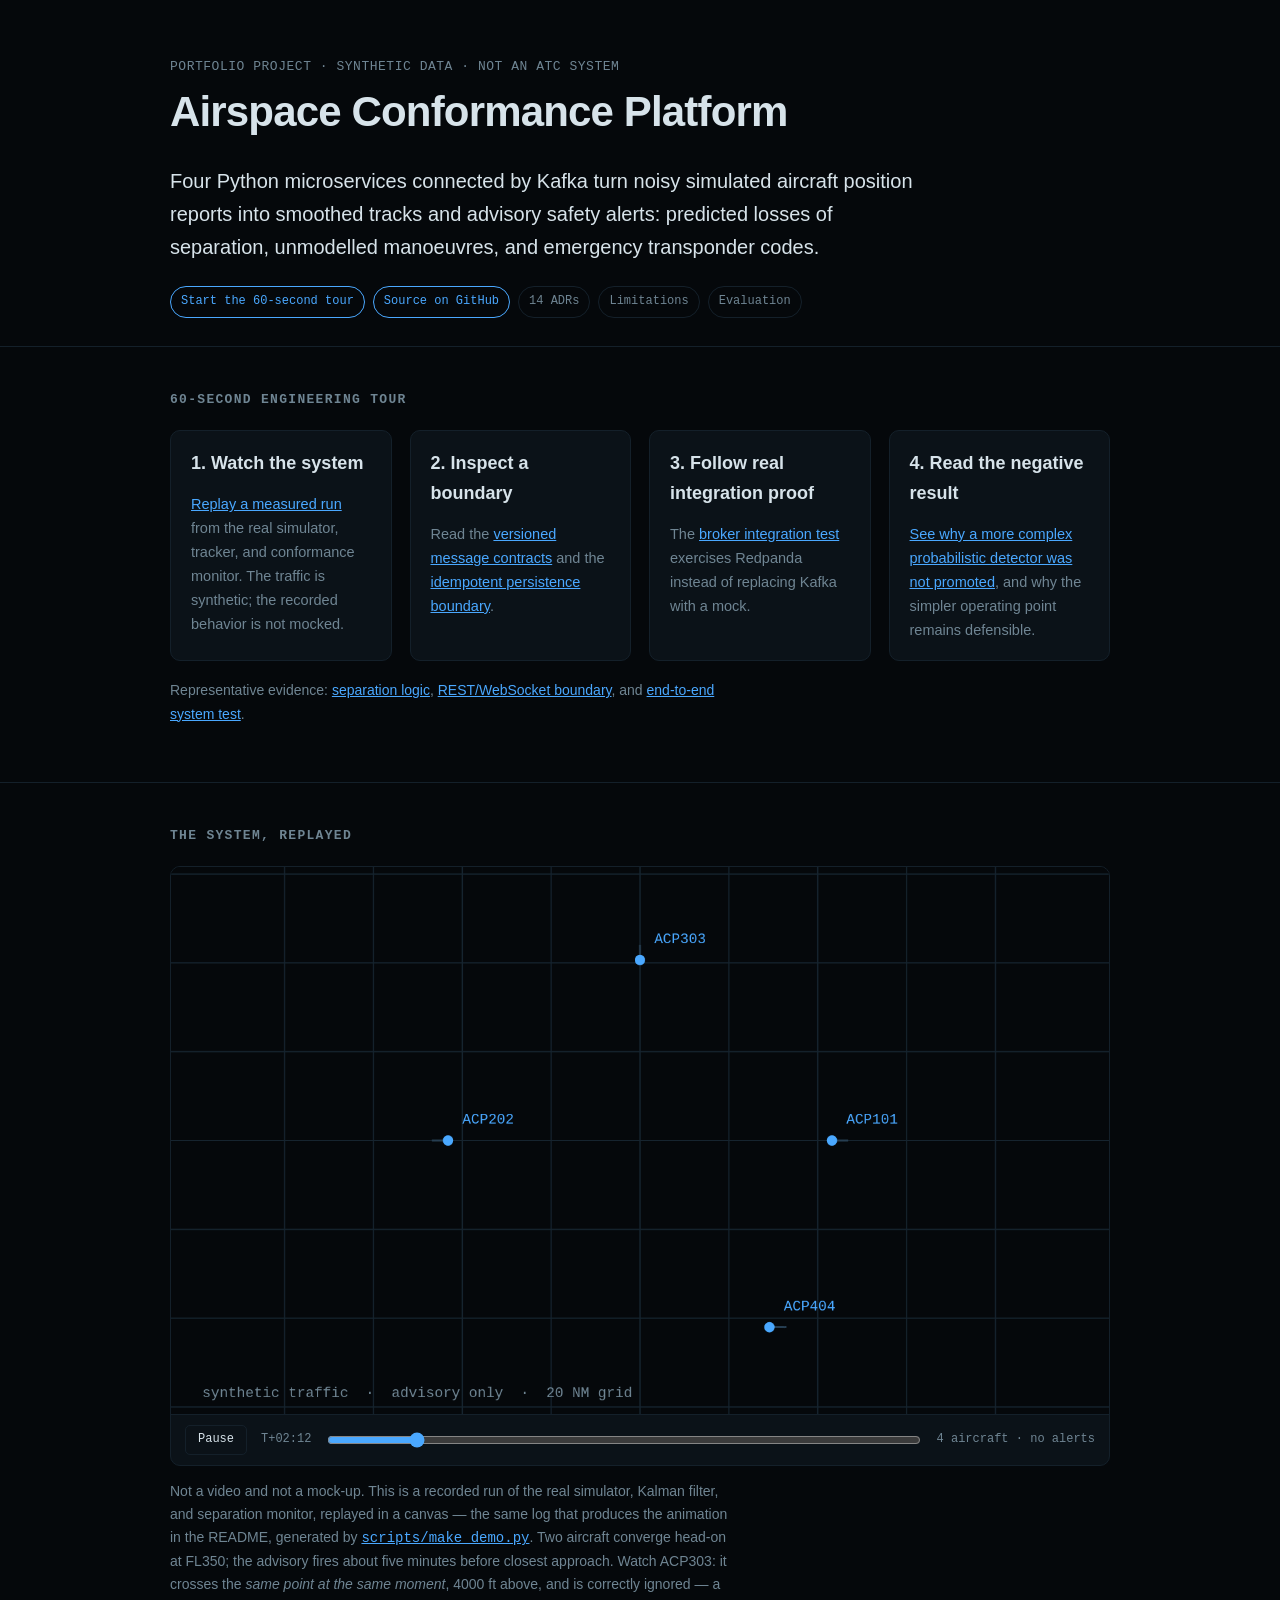
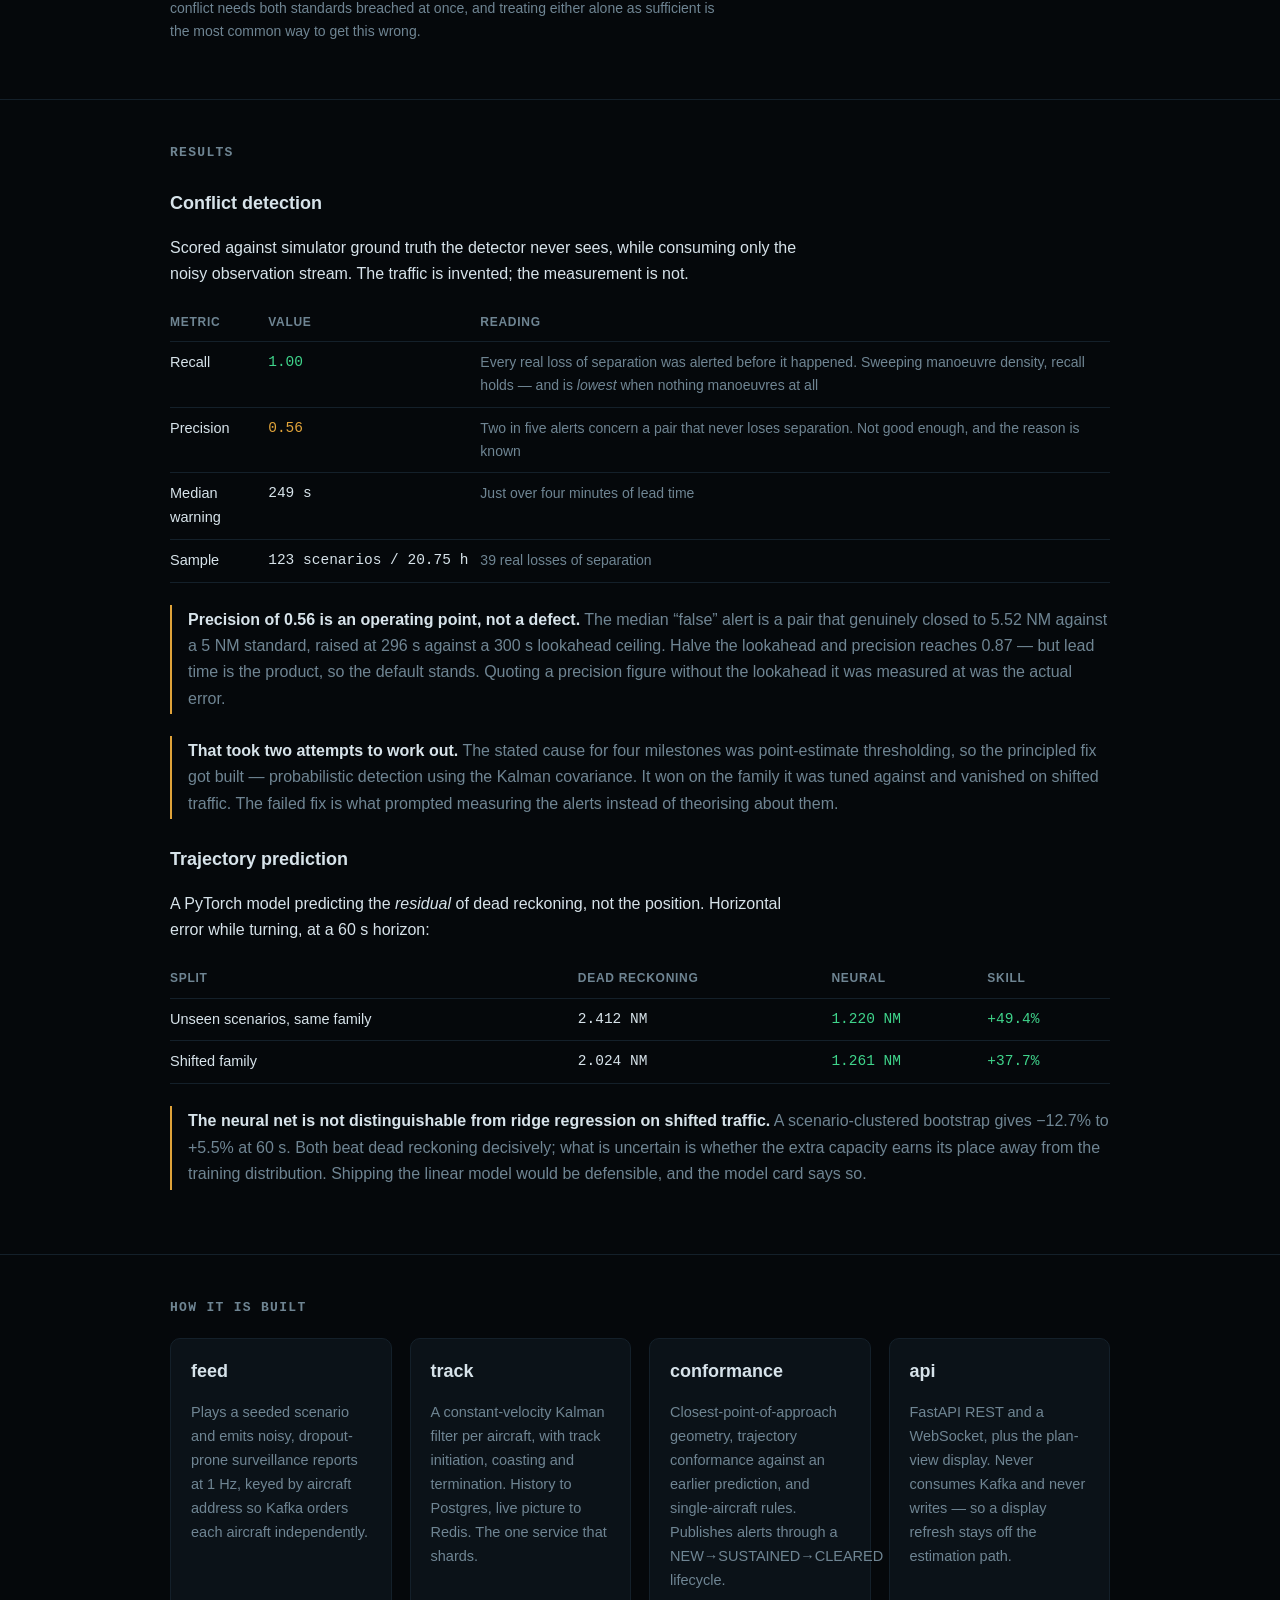
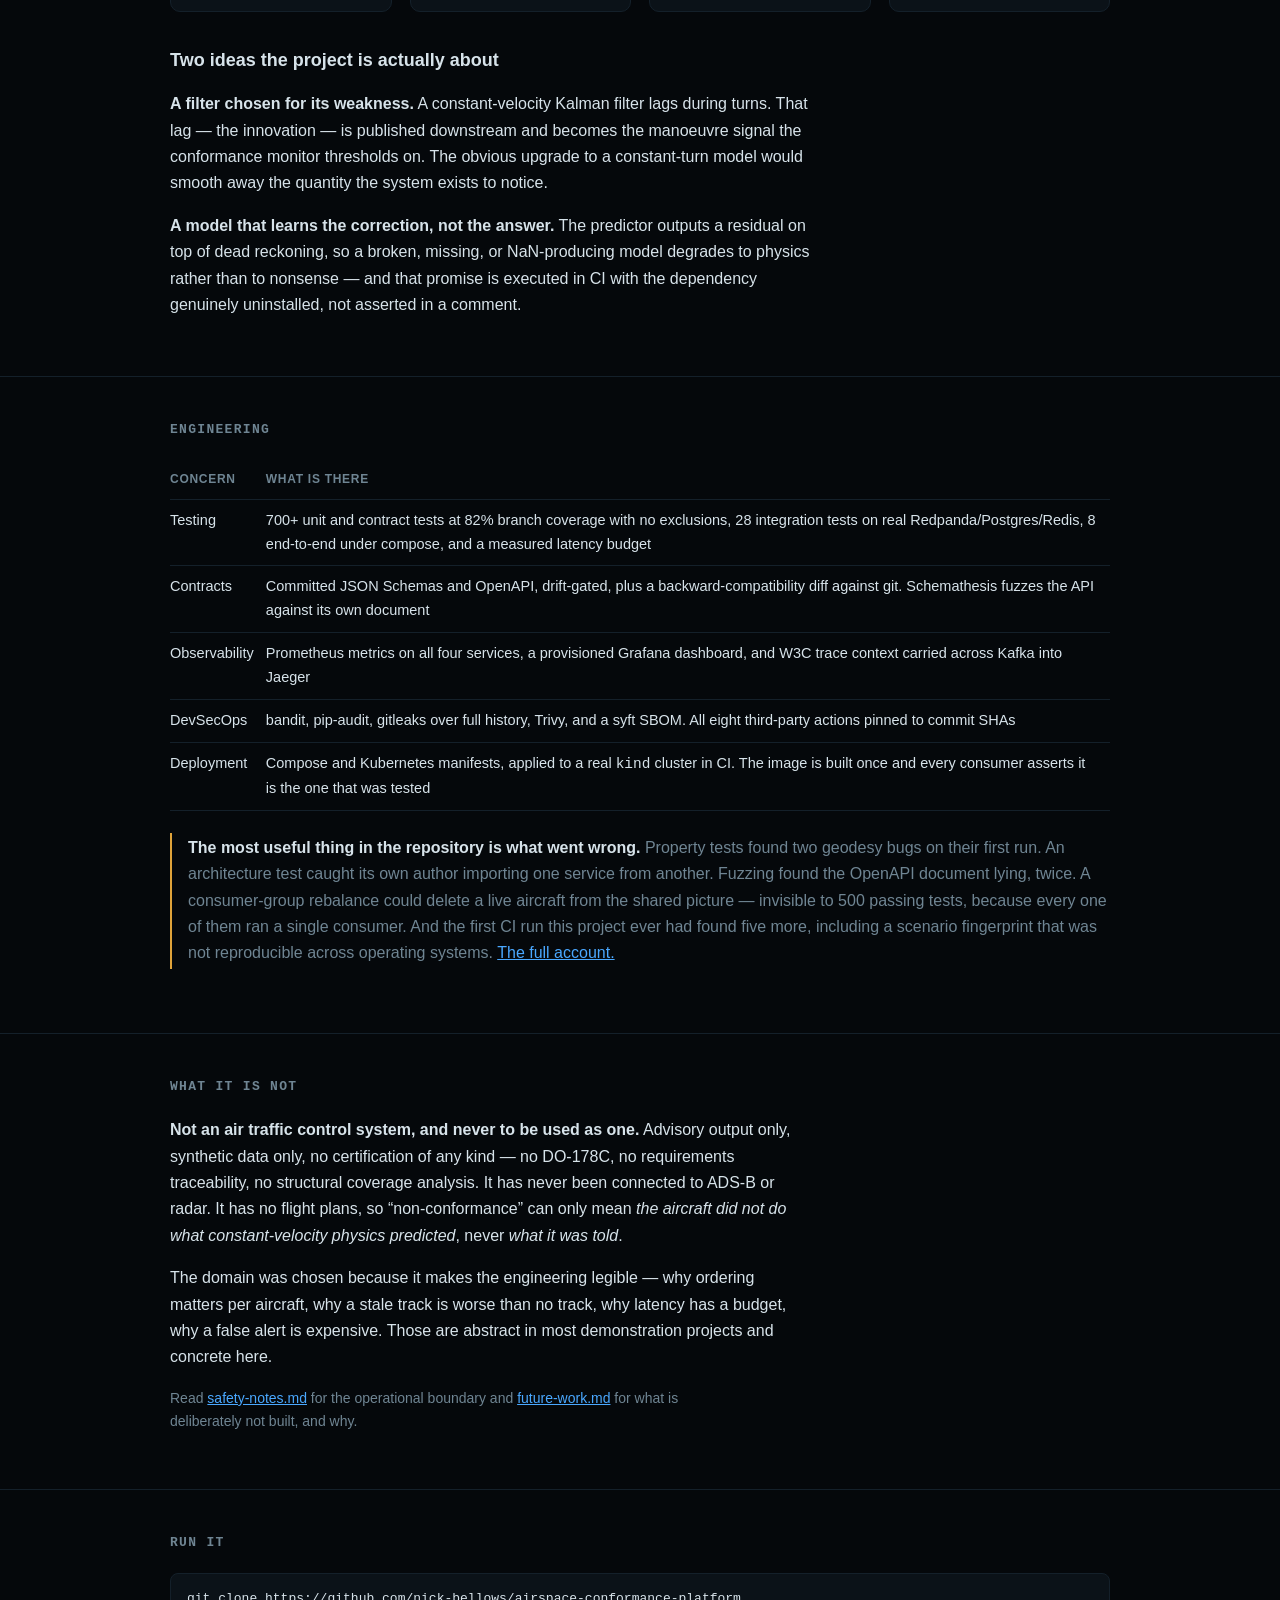
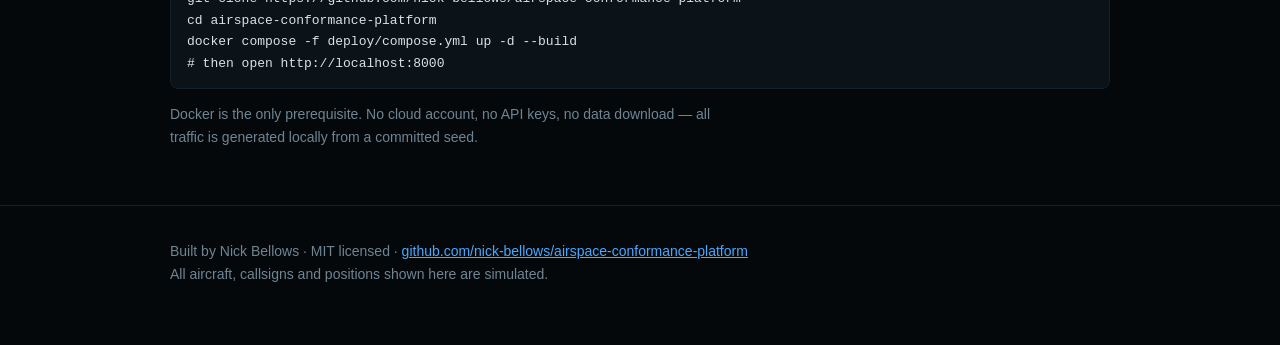
<file: docs/index.html>
<!doctype html>
<html lang="en">
<head>
<meta charset="utf-8">
<meta name="viewport" content="width=device-width, initial-scale=1">
<title>Airspace Conformance Platform</title>
<meta name="description" content="Event-driven monitoring of simulated air traffic: four Kafka microservices turning noisy surveillance into smoothed tracks and advisory safety alerts. A portfolio project.">
<style>
  :root {
    --ink: #05080b; --panel: #0b1218; --line: #14202a; --grid: #16242f;
    --text: #d7e3ea; --dim: #6f8593; --blue: #4aa8ff; --amber: #e0a33a;
    --red: #ff6b5e; --green: #3fd48b;
    --mono: ui-monospace, "SF Mono", "Cascadia Mono", Menlo, Consolas, monospace;
    --sans: -apple-system, BlinkMacSystemFont, "Segoe UI", Inter, Roboto, sans-serif;
  }
  * { box-sizing: border-box; }
  body {
    margin: 0; background: var(--ink); color: var(--text);
    font: 16px/1.65 var(--sans); -webkit-font-smoothing: antialiased;
  }
  a { color: var(--blue); }
  :focus-visible { outline: 3px solid var(--amber); outline-offset: 3px; }
  .wrap { max-width: 980px; margin: 0 auto; padding: 0 20px; }
  header { padding: 56px 0 28px; border-bottom: 1px solid var(--line); }
  h1 { margin: 0 0 6px; font-size: clamp(28px, 5vw, 42px); letter-spacing: -0.02em; }
  .tag { color: var(--dim); font-family: var(--mono); font-size: 13px; letter-spacing: .04em; text-transform: uppercase; }
  .lede { margin: 18px 0 0; font-size: clamp(17px, 2.4vw, 20px); max-width: 68ch; }
  .badges { margin-top: 22px; display: flex; flex-wrap: wrap; gap: 8px; }
  .badge {
    font-family: var(--mono); font-size: 12px; padding: 5px 10px;
    border: 1px solid var(--line); border-radius: 999px; color: var(--dim);
    text-decoration: none;
  }
  .badge:hover { border-color: var(--blue); color: var(--blue); }
  .badge.cta { border-color: var(--blue); color: var(--blue); }
  section { padding: 42px 0; border-bottom: 1px solid var(--line); }
  h2 { font-size: 13px; font-family: var(--mono); letter-spacing: .1em; text-transform: uppercase; color: var(--dim); margin: 0 0 20px; font-weight: 600; }
  h3 { font-size: 18px; margin: 26px 0 8px; }
  p { max-width: 72ch; }
  .note { color: var(--dim); font-size: 14px; }

  /* Replay */
  .stage { position: relative; background: var(--panel); border: 1px solid var(--line); border-radius: 10px; overflow: hidden; }
  canvas { display: block; width: 100%; height: auto; background: var(--ink); }
  .bar { display: flex; align-items: center; gap: 14px; padding: 10px 14px; border-top: 1px solid var(--line); font-family: var(--mono); font-size: 12px; color: var(--dim); flex-wrap: wrap; }
  .bar button {
    font: inherit; background: transparent; color: var(--text); border: 1px solid var(--line);
    padding: 4px 12px; border-radius: 5px; cursor: pointer;
  }
  .bar button:hover { border-color: var(--blue); color: var(--blue); }
  .alert { color: var(--amber); }
  #scrub { flex: 1; min-width: 140px; accent-color: var(--blue); }

  /* Tables */
  table { border-collapse: collapse; width: 100%; font-size: 14.5px; margin: 6px 0 0; }
  th, td { text-align: left; padding: 9px 12px 9px 0; border-bottom: 1px solid var(--line); vertical-align: top; }
  th { color: var(--dim); font-weight: 600; font-size: 12px; text-transform: uppercase; letter-spacing: .06em; }
  td.num { font-family: var(--mono); white-space: nowrap; }
  .good { color: var(--green); } .warn { color: var(--amber); }

  .cols { display: grid; grid-template-columns: repeat(auto-fit, minmax(210px, 1fr)); gap: 18px; }
  .card { background: var(--panel); border: 1px solid var(--line); border-radius: 10px; padding: 18px 20px; }
  .card h3 { margin-top: 0; }
  .card p { font-size: 14.5px; color: var(--dim); margin-bottom: 0; }
  pre {
    background: var(--panel); border: 1px solid var(--line); border-radius: 8px;
    padding: 14px 16px; overflow-x: auto; font-family: var(--mono); font-size: 13px; color: var(--text);
  }
  .callout { border-left: 2px solid var(--amber); padding: 2px 0 2px 16px; margin: 22px 0; color: var(--dim); }
  .callout strong { color: var(--text); }
  footer { padding: 34px 0 60px; color: var(--dim); font-size: 14px; }
  ul { max-width: 72ch; } li { margin: 5px 0; }
</style>
</head>
<body>

<header><div class="wrap">
  <div class="tag">Portfolio project &middot; synthetic data &middot; not an ATC system</div>
  <h1>Airspace Conformance Platform</h1>
  <p class="lede">
    Four Python microservices connected by Kafka turn noisy simulated aircraft
    position reports into smoothed tracks and advisory safety alerts: predicted
    losses of separation, unmodelled manoeuvres, and emergency transponder codes.
  </p>
  <div class="badges">
    <a class="badge cta" href="#tour">Start the 60-second tour</a>
    <a class="badge cta" href="https://github.com/nick-bellows/airspace-conformance-platform">Source on GitHub</a>
    <a class="badge" href="https://github.com/nick-bellows/airspace-conformance-platform/tree/main/docs/adr">14 ADRs</a>
    <a class="badge" href="https://github.com/nick-bellows/airspace-conformance-platform/blob/main/docs/limitations.md">Limitations</a>
    <a class="badge" href="https://github.com/nick-bellows/airspace-conformance-platform/blob/main/eval/results/conflict_detection.md">Evaluation</a>
  </div>
</div></header>

<section id="tour"><div class="wrap">
  <h2>60-second engineering tour</h2>
  <div class="cols">
    <div class="card">
      <h3>1. Watch the system</h3>
      <p><a href="#system-replay">Replay a measured run</a> from the real simulator, tracker, and conformance monitor. The traffic is synthetic; the recorded behavior is not mocked.</p>
    </div>
    <div class="card">
      <h3>2. Inspect a boundary</h3>
      <p>Read the <a href="https://github.com/nick-bellows/airspace-conformance-platform/blob/main/src/acp/common/contracts.py">versioned message contracts</a> and the <a href="https://github.com/nick-bellows/airspace-conformance-platform/blob/main/src/acp/storage/stores.py">idempotent persistence boundary</a>.</p>
    </div>
    <div class="card">
      <h3>3. Follow real integration proof</h3>
      <p>The <a href="https://github.com/nick-bellows/airspace-conformance-platform/blob/main/tests/integration/test_messaging.py">broker integration test</a> exercises Redpanda instead of replacing Kafka with a mock.</p>
    </div>
    <div class="card">
      <h3>4. Read the negative result</h3>
      <p><a href="#results">See why a more complex probabilistic detector was not promoted</a>, and why the simpler operating point remains defensible.</p>
    </div>
  </div>
  <p class="note" style="margin-top:18px">
    Representative evidence: <a href="https://github.com/nick-bellows/airspace-conformance-platform/blob/main/src/acp/services/conformance/separation.py">separation logic</a>,
    <a href="https://github.com/nick-bellows/airspace-conformance-platform/blob/main/src/acp/services/api/app.py">REST/WebSocket boundary</a>, and
    <a href="https://github.com/nick-bellows/airspace-conformance-platform/blob/main/tests/e2e/test_pipeline.py">end-to-end system test</a>.
  </p>
</div></section>

<section id="system-replay"><div class="wrap">
  <h2>The system, replayed</h2>
  <div class="stage">
    <canvas id="view" width="1440" height="840" aria-label="Plan view of four simulated aircraft; two converge head-on and a predicted-conflict advisory fires."></canvas>
    <div class="bar">
      <button id="play" type="button">Pause</button>
      <span id="clock">T+00:00</span>
      <input id="scrub" type="range" min="0" max="0" value="0" aria-label="Scrub through the replay">
      <span id="status">4 aircraft</span>
    </div>
  </div>
  <p class="note" style="margin-top:14px">
    Not a video and not a mock-up. This is a recorded run of the real simulator,
    Kalman filter, and separation monitor, replayed in a canvas &mdash; the same
    log that produces the animation in the README, generated by
    <a href="https://github.com/nick-bellows/airspace-conformance-platform/blob/main/scripts/make_demo.py"><code>scripts/make_demo.py</code></a>.
    Two aircraft converge head-on at FL350; the advisory fires about five minutes
    before closest approach. Watch ACP303: it crosses the <em>same point at the
    same moment</em>, 4000 ft above, and is correctly ignored &mdash; a conflict
    needs both standards breached at once, and treating either alone as
    sufficient is the most common way to get this wrong.
  </p>
</div></section>

<section id="results"><div class="wrap">
  <h2>Results</h2>
  <h3>Conflict detection</h3>
  <p>
    Scored against simulator ground truth the detector never sees, while consuming
    only the noisy observation stream. The traffic is invented; the measurement is not.
  </p>
  <table>
    <tr><th>Metric</th><th>Value</th><th>Reading</th></tr>
    <tr><td>Recall</td><td class="num good">1.00</td><td class="note">Every real loss of separation was alerted before it happened. Sweeping manoeuvre density, recall holds &mdash; and is <em>lowest</em> when nothing manoeuvres at all</td></tr>
    <tr><td>Precision</td><td class="num warn">0.56</td><td class="note">Two in five alerts concern a pair that never loses separation. Not good enough, and the reason is known</td></tr>
    <tr><td>Median warning</td><td class="num">249 s</td><td class="note">Just over four minutes of lead time</td></tr>
    <tr><td>Sample</td><td class="num">123 scenarios / 20.75 h</td><td class="note">39 real losses of separation</td></tr>
  </table>
  <div class="callout">
    <strong>Precision of 0.56 is an operating point, not a defect.</strong> The median
    &ldquo;false&rdquo; alert is a pair that genuinely closed to 5.52&nbsp;NM against a
    5&nbsp;NM standard, raised at 296&nbsp;s against a 300&nbsp;s lookahead ceiling.
    Halve the lookahead and precision reaches 0.87 &mdash; but lead time is the
    product, so the default stands. Quoting a precision figure without the lookahead
    it was measured at was the actual error.
  </div>
  <div class="callout">
    <strong>That took two attempts to work out.</strong> The stated cause for four
    milestones was point-estimate thresholding, so the principled fix got built &mdash;
    probabilistic detection using the Kalman covariance. It won on the family it was
    tuned against and vanished on shifted traffic. The failed fix is what prompted
    measuring the alerts instead of theorising about them.
  </div>

  <h3>Trajectory prediction</h3>
  <p>
    A PyTorch model predicting the <em>residual</em> of dead reckoning, not the
    position. Horizontal error while turning, at a 60&nbsp;s horizon:
  </p>
  <table>
    <tr><th>Split</th><th>Dead reckoning</th><th>Neural</th><th>Skill</th></tr>
    <tr><td>Unseen scenarios, same family</td><td class="num">2.412 NM</td><td class="num good">1.220 NM</td><td class="num good">+49.4%</td></tr>
    <tr><td>Shifted family</td><td class="num">2.024 NM</td><td class="num good">1.261 NM</td><td class="num good">+37.7%</td></tr>
  </table>
  <div class="callout">
    <strong>The neural net is not distinguishable from ridge regression on shifted
    traffic.</strong> A scenario-clustered bootstrap gives &minus;12.7% to +5.5% at
    60&nbsp;s. Both beat dead reckoning decisively; what is uncertain is whether the
    extra capacity earns its place away from the training distribution. Shipping the
    linear model would be defensible, and the model card says so.
  </div>
</div></section>

<section id="architecture"><div class="wrap">
  <h2>How it is built</h2>
  <div class="cols">
    <div class="card">
      <h3>feed</h3>
      <p>Plays a seeded scenario and emits noisy, dropout-prone surveillance reports at 1 Hz, keyed by aircraft address so Kafka orders each aircraft independently.</p>
    </div>
    <div class="card">
      <h3>track</h3>
      <p>A constant-velocity Kalman filter per aircraft, with track initiation, coasting and termination. History to Postgres, live picture to Redis. The one service that shards.</p>
    </div>
    <div class="card">
      <h3>conformance</h3>
      <p>Closest-point-of-approach geometry, trajectory conformance against an earlier prediction, and single-aircraft rules. Publishes alerts through a NEW&rarr;SUSTAINED&rarr;CLEARED lifecycle.</p>
    </div>
    <div class="card">
      <h3>api</h3>
      <p>FastAPI REST and a WebSocket, plus the plan-view display. Never consumes Kafka and never writes &mdash; so a display refresh stays off the estimation path.</p>
    </div>
  </div>

  <h3 style="margin-top:34px">Two ideas the project is actually about</h3>
  <p>
    <strong>A filter chosen for its weakness.</strong> A constant-velocity Kalman filter
    lags during turns. That lag &mdash; the innovation &mdash; is published downstream and
    becomes the manoeuvre signal the conformance monitor thresholds on. The obvious
    upgrade to a constant-turn model would smooth away the quantity the system exists
    to notice.
  </p>
  <p>
    <strong>A model that learns the correction, not the answer.</strong> The predictor
    outputs a residual on top of dead reckoning, so a broken, missing, or NaN-producing
    model degrades to physics rather than to nonsense &mdash; and that promise is executed
    in CI with the dependency genuinely uninstalled, not asserted in a comment.
  </p>
</div></section>

<section><div class="wrap">
  <h2>Engineering</h2>
  <table>
    <tr><th>Concern</th><th>What is there</th></tr>
    <tr><td>Testing</td><td>700+ unit and contract tests at 82% branch coverage with no exclusions, 28 integration tests on real Redpanda/Postgres/Redis, 8 end-to-end under compose, and a measured latency budget</td></tr>
    <tr><td>Contracts</td><td>Committed JSON Schemas and OpenAPI, drift-gated, plus a backward-compatibility diff against git. Schemathesis fuzzes the API against its own document</td></tr>
    <tr><td>Observability</td><td>Prometheus metrics on all four services, a provisioned Grafana dashboard, and W3C trace context carried across Kafka into Jaeger</td></tr>
    <tr><td>DevSecOps</td><td>bandit, pip-audit, gitleaks over full history, Trivy, and a syft SBOM. All eight third-party actions pinned to commit SHAs</td></tr>
    <tr><td>Deployment</td><td>Compose and Kubernetes manifests, applied to a real <code>kind</code> cluster in CI. The image is built once and every consumer asserts it is the one that was tested</td></tr>
  </table>

  <div class="callout">
    <strong>The most useful thing in the repository is what went wrong.</strong>
    Property tests found two geodesy bugs on their first run. An architecture test
    caught its own author importing one service from another. Fuzzing found the
    OpenAPI document lying, twice. A consumer-group rebalance could delete a live
    aircraft from the shared picture &mdash; invisible to 500 passing tests, because
    every one of them ran a single consumer. And the first CI run this project ever
    had found five more, including a scenario fingerprint that was not reproducible
    across operating systems.
    <a href="https://github.com/nick-bellows/airspace-conformance-platform/blob/main/docs/how-it-was-built.md">The full account.</a>
  </div>
</div></section>

<section><div class="wrap">
  <h2>What it is not</h2>
  <p>
    <strong>Not an air traffic control system, and never to be used as one.</strong>
    Advisory output only, synthetic data only, no certification of any kind &mdash; no
    DO-178C, no requirements traceability, no structural coverage analysis. It has
    never been connected to ADS-B or radar. It has no flight plans, so
    &ldquo;non-conformance&rdquo; can only mean <em>the aircraft did not do what
    constant-velocity physics predicted</em>, never <em>what it was told</em>.
  </p>
  <p>
    The domain was chosen because it makes the engineering legible &mdash; why ordering
    matters per aircraft, why a stale track is worse than no track, why latency has a
    budget, why a false alert is expensive. Those are abstract in most demonstration
    projects and concrete here.
  </p>
  <p class="note">
    Read <a href="https://github.com/nick-bellows/airspace-conformance-platform/blob/main/docs/safety-notes.md">safety-notes.md</a>
    for the operational boundary and
    <a href="https://github.com/nick-bellows/airspace-conformance-platform/blob/main/docs/future-work.md">future-work.md</a>
    for what is deliberately not built, and why.
  </p>
</div></section>

<section><div class="wrap">
  <h2>Run it</h2>
  <pre>git clone https://github.com/nick-bellows/airspace-conformance-platform
cd airspace-conformance-platform
docker compose -f deploy/compose.yml up -d --build
# then open http://localhost:8000</pre>
  <p class="note">
    Docker is the only prerequisite. No cloud account, no API keys, no data download
    &mdash; all traffic is generated locally from a committed seed.
  </p>
</div></section>

<footer><div class="wrap">
  Built by Nick Bellows &middot; MIT licensed &middot;
  <a href="https://github.com/nick-bellows/airspace-conformance-platform">github.com/nick-bellows/airspace-conformance-platform</a>
  <br><span class="note">All aircraft, callsigns and positions shown here are simulated.</span>
</div></footer>

<script>
(function () {
  const canvas = document.getElementById("view");
  const ctx = canvas.getContext("2d");
  const clock = document.getElementById("clock");
  const status = document.getElementById("status");
  const scrub = document.getElementById("scrub");
  const play = document.getElementById("play");

  const W = canvas.width, H = canvas.height, MARGIN = 96;
  const C = { grid: "#16242f", dim: "#6f8593", blue: "#4aa8ff", red: "#ff6b5e",
              amber: "#e0a33a", trail: "#263e52", ink: "#05080b" };

  let frames = [], spanNm = 95, i = 0;
  let playing = !window.matchMedia("(prefers-reduced-motion: reduce)").matches;
  let timer = null;
  play.textContent = playing ? "Pause" : "Play";

  const scale = () => (Math.min(W, H) - 2 * MARGIN) / spanNm;
  const px = (e, n) => [W / 2 + e * scale(), H / 2 - n * scale()];

  function draw(frame) {
    ctx.fillStyle = C.ink;
    ctx.fillRect(0, 0, W, H);

    // 20 NM grid
    ctx.strokeStyle = C.grid; ctx.lineWidth = 2;
    const step = scale() * 20;
    for (let k = -4; k <= 4; k++) {
      ctx.beginPath(); ctx.moveTo(W / 2 + k * step, 0); ctx.lineTo(W / 2 + k * step, H); ctx.stroke();
      ctx.beginPath(); ctx.moveTo(0, H / 2 + k * step); ctx.lineTo(W, H / 2 + k * step); ctx.stroke();
    }

    ctx.font = "22px ui-monospace, Consolas, monospace";
    // Label slots tried in order, right then left, near then far. Alternating
    // two slots by index was enough while only a converging pair met at a
    // point; head-on-conflict sends a third aircraft through the same point
    // 4000 ft above, and three labels in two slots overlap illegibly at the
    // one frame anybody screenshots. Mirrors LABEL_SLOTS in make_demo.py.
    const SLOTS = [[22, -26], [22, 34], [-96, -26], [-96, 34], [22, -60], [22, 68]];
    const overlaps = (a, b) =>
      !(a[2] <= b[0] || b[2] <= a[0] || a[3] <= b[1] || b[3] <= a[1]);
    const placed = [];
    frame.aircraft.forEach((a, index) => {
      const colour = a.conflicted ? C.red : C.blue;
      if (a.trail.length > 1) {
        ctx.strokeStyle = C.trail; ctx.lineWidth = 3; ctx.beginPath();
        a.trail.forEach(([e, n], j) => {
          const [x, y] = px(e, n);
          j ? ctx.lineTo(x, y) : ctx.moveTo(x, y);
        });
        ctx.stroke();
      }
      const [x, y] = px(...a.trail[a.trail.length - 1]);
      if (a.conflicted) {
        ctx.strokeStyle = C.red; ctx.lineWidth = 3;
        ctx.beginPath(); ctx.arc(x, y, 26, 0, Math.PI * 2); ctx.stroke();
      }
      ctx.fillStyle = colour;
      ctx.beginPath(); ctx.arc(x, y, 8, 0, Math.PI * 2); ctx.fill();
      let lx = 0, ly = 0, box = null;
      for (const [dx, dy] of SLOTS) {
        lx = Math.min(Math.max(x + dx, 8), W - 130);
        ly = Math.max(26, Math.min(y + dy, H - 130));
        box = [lx, ly - 22, lx + 90, ly + 6];
        if (!placed.some((t) => overlaps(box, t))) break;
      }
      placed.push(box);
      ctx.fillText(a.callsign, lx, ly);
    });

    if (frame.alert) {
      ctx.fillStyle = "#12060a";
      ctx.fillRect(0, H - 112, W, 48);
      ctx.fillStyle = C.amber;
      ctx.fillText("PREDICTED CONFLICT   " + frame.alert, MARGIN / 2, H - 80);
    }

    ctx.fillStyle = C.dim;
    ctx.fillText("synthetic traffic  ·  advisory only  ·  20 NM grid", MARGIN / 2, H - 26);

    const mm = String(Math.floor(frame.t / 60)).padStart(2, "0");
    const ss = String(Math.floor(frame.t % 60)).padStart(2, "0");
    clock.textContent = `T+${mm}:${ss}`;
    status.textContent = frame.alert
      ? "conflict predicted"
      : `${frame.aircraft.length} aircraft · no alerts`;
    status.className = frame.alert ? "alert" : "";
  }

  function tick() {
    if (!frames.length) return;
    draw(frames[i]);
    scrub.value = String(i);
    if (playing) i = (i + 1) % frames.length;
  }

  play.addEventListener("click", () => {
    playing = !playing;
    play.textContent = playing ? "Pause" : "Play";
  });
  scrub.addEventListener("input", () => {
    playing = false; play.textContent = "Play";
    i = Number(scrub.value); draw(frames[i]);
  });

  fetch("assets/replay.json")
    .then((r) => { if (!r.ok) throw new Error(r.status); return r.json(); })
    .then((data) => {
      frames = data.frames; spanNm = data.span_nm || 95;
      scrub.max = String(frames.length - 1);
      timer = setInterval(tick, data.interval_ms || 90);
      tick();
    })
    .catch(() => {
      // The page is still worth reading without the replay, so say what is
      // missing rather than leaving a dead rectangle.
      ctx.fillStyle = C.ink; ctx.fillRect(0, 0, W, H);
      ctx.fillStyle = C.dim; ctx.font = "26px ui-monospace, Consolas, monospace";
      ctx.fillText("replay log unavailable — see the animation in the README", MARGIN, H / 2);
      status.textContent = "replay unavailable";
    });
})();
</script>
</body>
</html>
</file>
